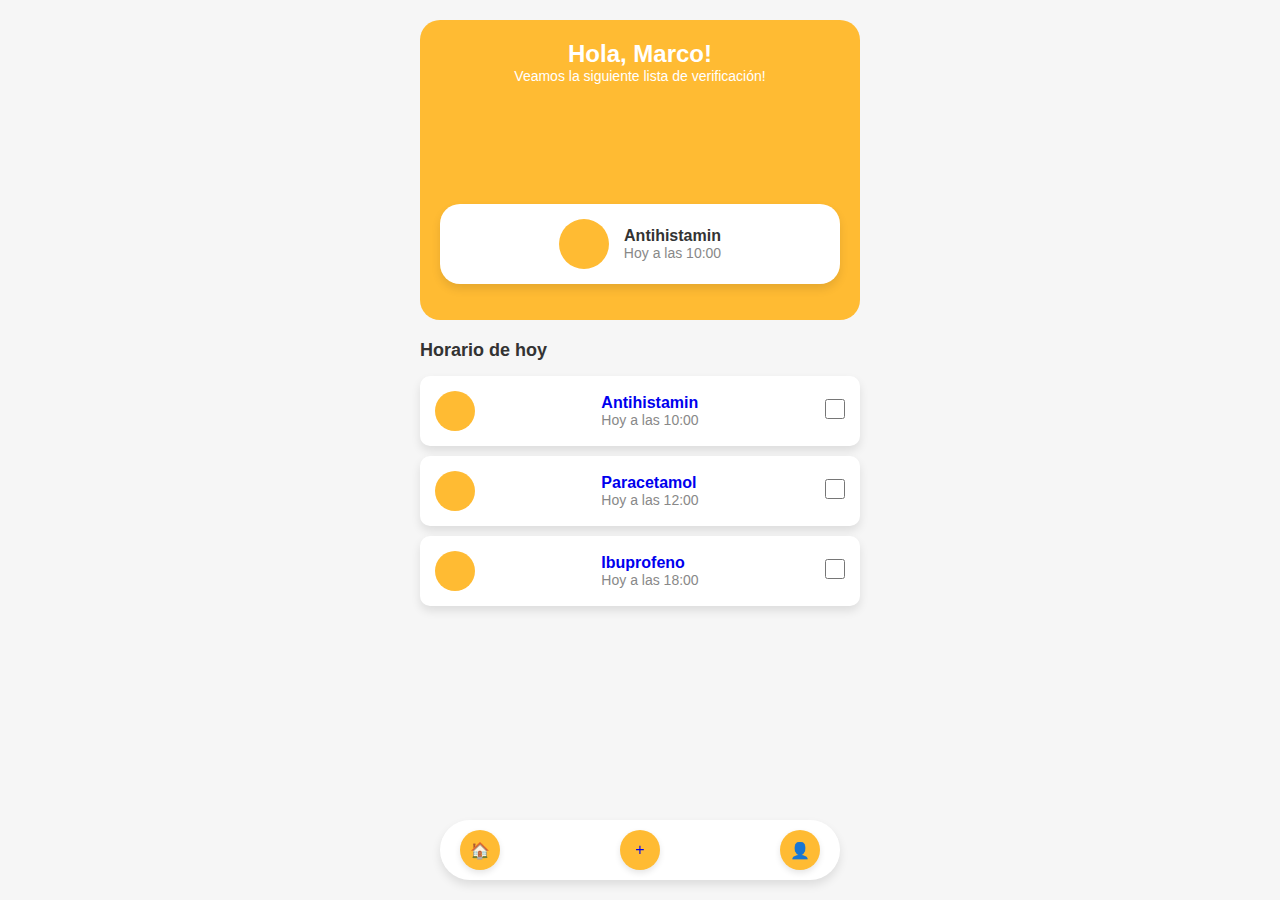
<file: pagina1.html>
<!DOCTYPE html>
<html lang="es">
<head>
    <meta charset="UTF-8">
    <meta name="viewport" content="width=device-width, initial-scale=1.0">
    <title>App de Medicamentos</title>
    <link rel="stylesheet" href="styles.css">
</head>
<body>
    <div class="contenedor">
        <header class="encabezado">
            <div class="texto">
                <h2>Hola, Marco!</h2>
                <p>Veamos la siguiente lista de verificación!</p>
            </div>
            <div class="medicamento-destacado">
                <div class="icono-medicamento">
                    
                </div>
                <div class="detalle-medicamento-destacado">
                    <h3>Antihistamin</h3>
                    <p>Hoy a las 10:00</p>
                </div>
            </div>
        </header>

        
        <section class="medicamentos-hoy">
            <h3>Horario de hoy</h3>

            
        </section>

        <nav class="barra-navegacion">
            <div class="icono">
                <a href="pagina1.html">🏠</a>
            </div>
            <div class="icono icono-mas"> 
                <a href="pagina3.html">+</a>
            </div>
            <div class="icono">
                <a href="profile.html">👤</a>
            </div>
        </nav>
    </div>

    <script src="script.js"></script>
</body>
</html>
</file>
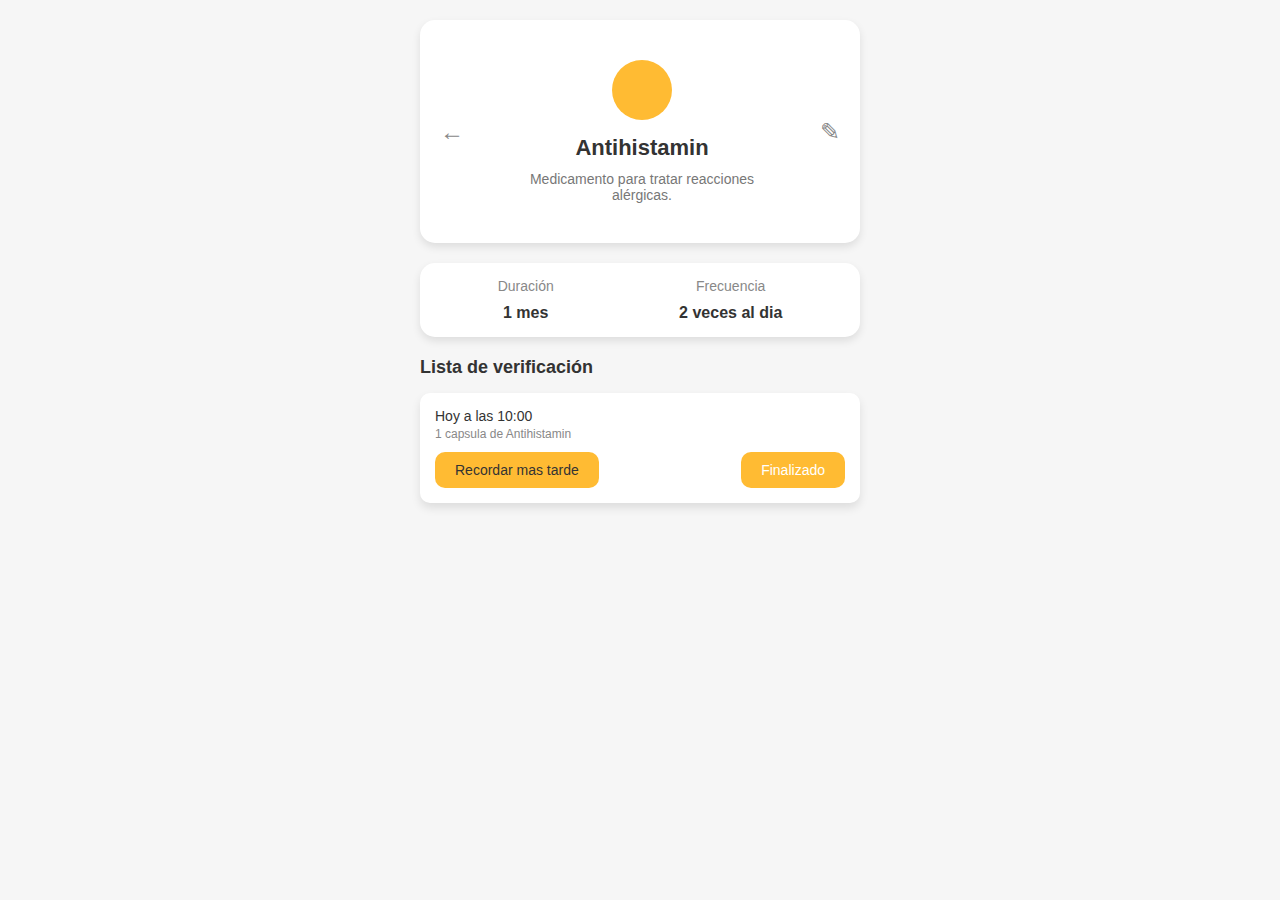
<file: pagina2.html>
<!DOCTYPE html>
<html lang="es">
<head>
    <meta charset="UTF-8">
    <meta name="viewport" content="width=device-width, initial-scale=1.0">
    <title>Detalles de Medicamento</title>
    <link rel="stylesheet" href="style.css">
</head>
<body>
    
    <div class="contenedor">
      
       <header class="encabezado-detalles">
                <a href="pagina1.html" class="btn-volver">&larr;</a>
                <div class="detalle-medicamento">
                    <div class="icono-medicamento"></div>
                    <h1>Antihistamin</h1>
                    <p>Medicamento para tratar reacciones alérgicas.</p>
                </div>
            <button class="btn-editar">&#9998;</button>
        </header>

        <section class="info-medicacion">
        <div class="info-item">
            <p>Duración</p>
            <span>1 mes</span>
        </div>
        <div class="info-item">
            <p>Frecuencia</p>
            <span>2 veces al dia</span>
        </div>
    </section>
        <section class="ceklis-selanjutnya">
            <h4>Lista de verificación</h4>
            <div class="medicamento-pendiente">
                <div class="hora-medicamento">
                    <p>Hoy a las 10:00</p>
                    <span>1 capsula de Antihistamin</span>
                </div>
                <div class="acciones-medicamento">
                    <button class="btn-recordar">Recordar mas tarde</button>
                    <button class="btn-finalizar">Finalizado</button>
                </div>
            </div>
        </section>
    </div>
</body>
</html>
</file>
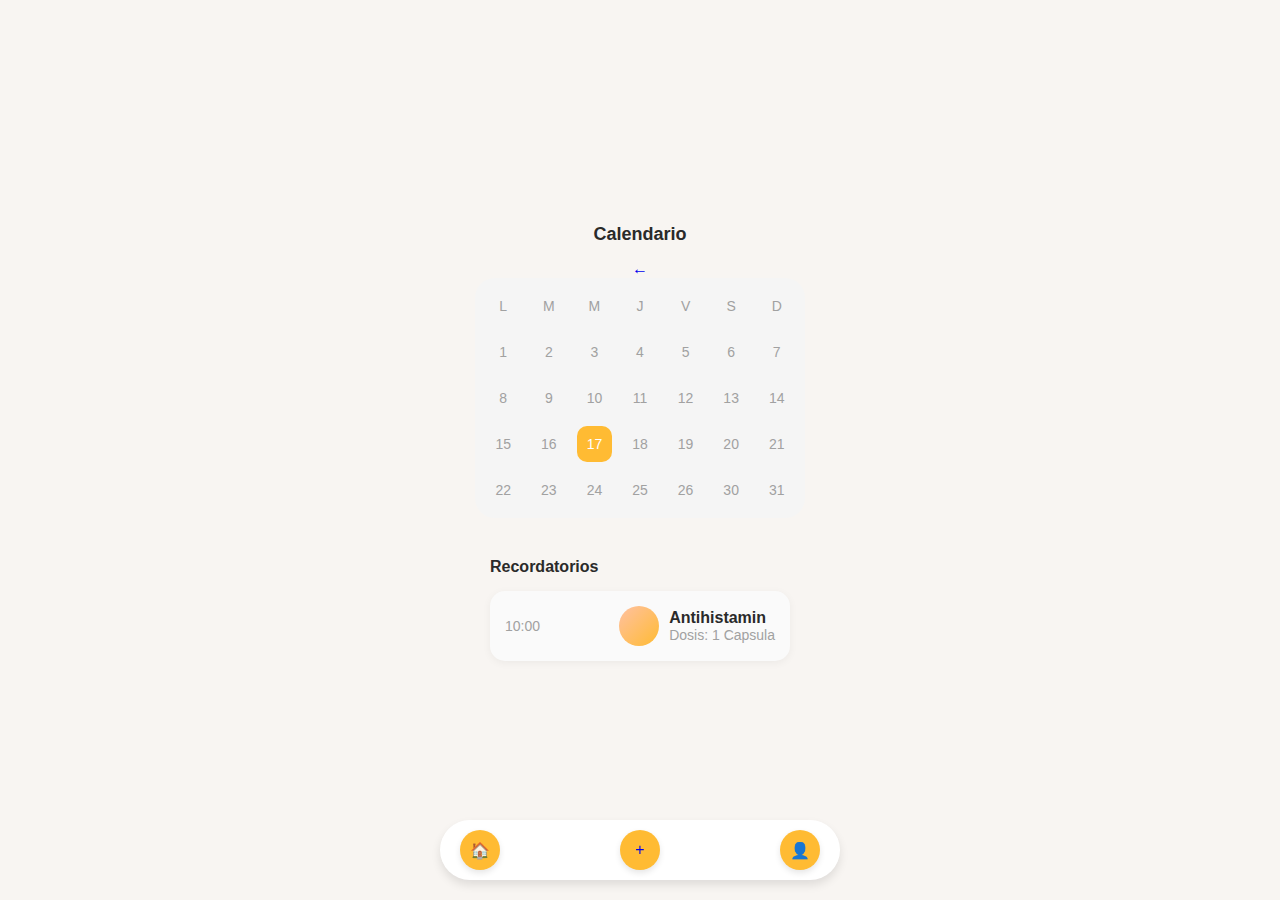
<file: pagina3.html>
<!DOCTYPE html>
<html lang="es">
<head>
    <meta charset="UTF-8">
    <meta name="viewport" content="width=device-width, initial-scale=1.0">
    <title>Calendario y Medicinas</title>
    <link rel="stylesheet" href="estilos.css">
</head>
<body>
    
        <div class="calendar-section">
            <h2>Calendario</h2>
            <a href="pagina1.html" class="btn-volver">&larr;</a>
            <div class="calendar-grid">
                <div class="day">L</div>
                <div class="day">M</div>
                <div class="day">M</div>
                <div class="day">J</div>
                <div class="day">V</div>
                <div class="day">S</div>
                <div class="day">D</div>
                <div class="date">1</div>
                <div class="date">2</div>
                <div class="date">3</div>
                <div class="date">4</div>
                <div class="date">5</div>
                <div class="date">6</div>
                <div class="date">7</div>
                <div class="date">8</div>
                <div class="date">9</div>
                <div class="date">10</div>
                <div class="date">11</div>
                <div class="date">12</div>
                <div class="date">13</div>
                <div class="date">14</div>
                <div class="date">15</div>
                <div class="date">16</div>
                <div class="date active">17</div>
                <div class="date">18</div>
                <div class="date">19</div>
                <div class="date">20</div>
                <div class="date">21</div>
                <div class="date">22</div>
                <div class="date">23</div>
                <div class="date">24</div>
                <div class="date">25</div>
                <div class="date">26</div>
                <div class="date">30</div>
                <div class="date">31</div>
            </div>
        </div>

        <div class="medicines-section">
            <h3>Recordatorios</h3>
            <div class="medicine-card">
                <div class="time">10:00</div>
                <div class="medicine-details">
                    <div class="pill-icon"></div>
                    <div class="info">
                        <p class="medicine-name">Antihistamin</p>
                        <p class="medicine-dose">Dosis: 1 Capsula</p>
                    </div>
                </div>
            </div>
        </div>

        <nav class="barra-navegacion">
            <div class="icono">
                <a href="pagina1.html">🏠</a>
            </div>
            <div class="icono icono-mas"> 
                <a href="pagina3.html">+</a>
            </div>
            <div class="icono">
                <a href="profile.html">👤</a>
            </div>
        </nav>
</body>
</html>
</file>
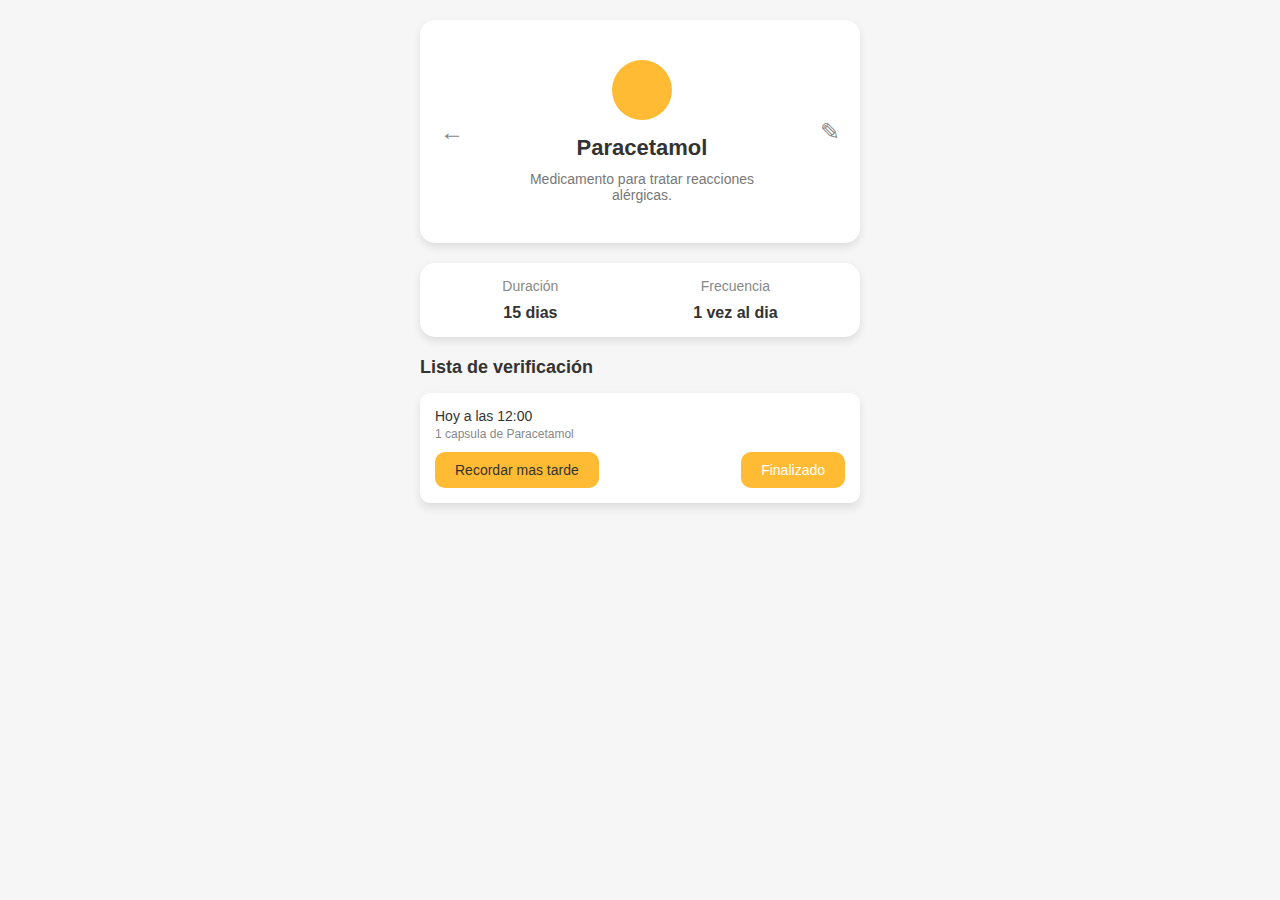
<file: pagina4.html>
<!DOCTYPE html>
<html lang="es">
<head>
    <meta charset="UTF-8">
    <meta name="viewport" content="width=device-width, initial-scale=1.0">
    <title>Detalles de Medicamento</title>
    <link rel="stylesheet" href="style.css">
</head>
<body>
    
    <div class="contenedor">
      
       <header class="encabezado-detalles">
                <a href="pagina1.html" class="btn-volver">&larr;</a>
                <div class="detalle-medicamento">
                    <div class="icono-medicamento"></div>
                    <h1>Paracetamol</h1>
                    <p>Medicamento para tratar reacciones alérgicas.</p>
                </div>
            <button class="btn-editar">&#9998;</button>
        </header>

        <section class="info-medicacion">
        <div class="info-item">
            <p>Duración</p>
            <span>15 dias</span>
        </div>
        <div class="info-item">
            <p>Frecuencia</p>
            <span>1 vez al dia</span>
        </div>
    </section>
        <section class="ceklis-selanjutnya">
            <h4>Lista de verificación</h4>
            <div class="medicamento-pendiente">
                <div class="hora-medicamento">
                    <p>Hoy a las 12:00</p>
                    <span>1 capsula de Paracetamol</span>
                </div>
                <div class="acciones-medicamento">
                    <button class="btn-recordar">Recordar mas tarde</button>
                    <button class="btn-finalizar">Finalizado</button>
                </div>
            </div>
        </section>
    </div>
</body>
</html>
</file>
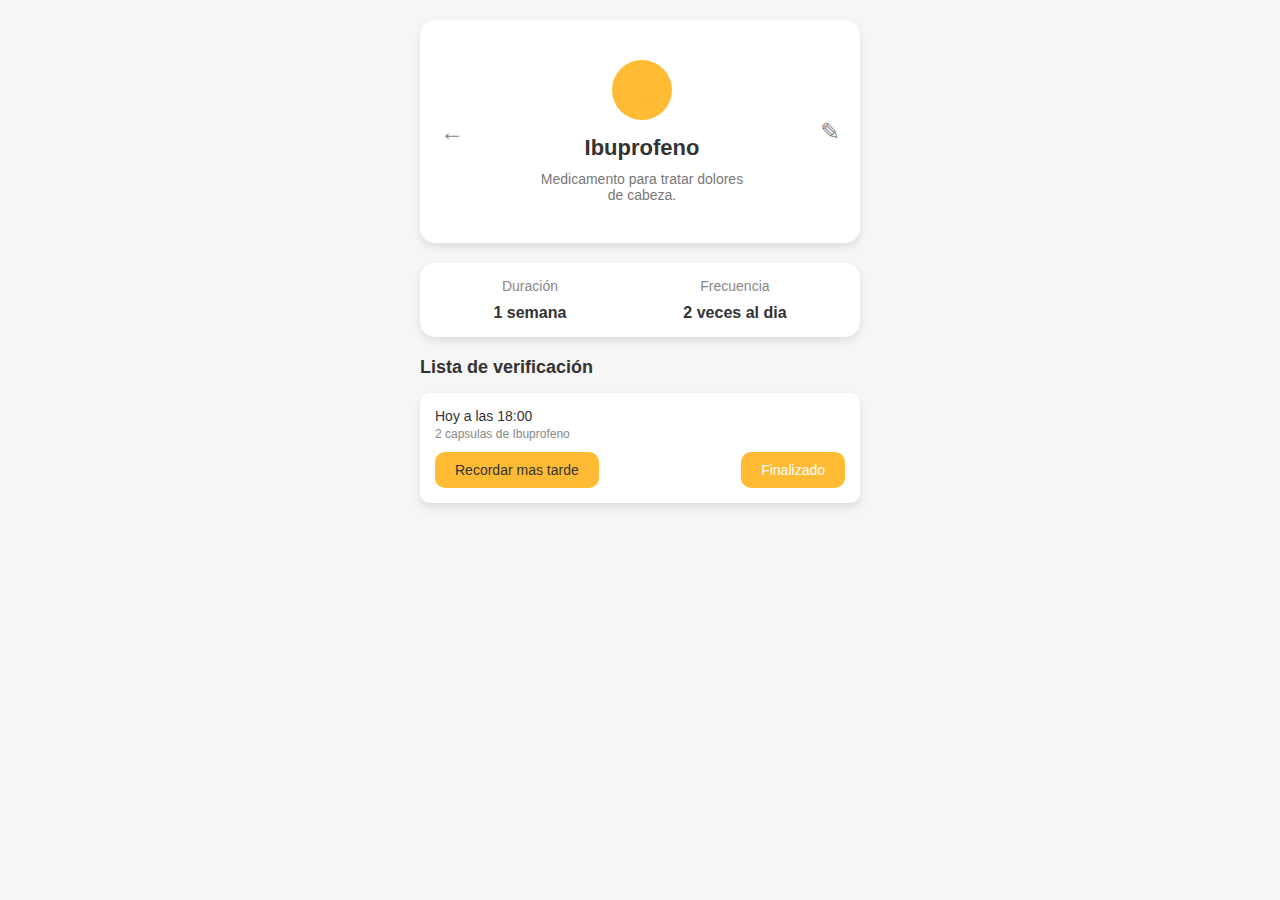
<file: pagina5.html>
<!DOCTYPE html>
<html lang="es">
<head>
    <meta charset="UTF-8">
    <meta name="viewport" content="width=device-width, initial-scale=1.0">
    <title>Detalles de Medicamento</title>
    <link rel="stylesheet" href="style.css">
</head>
<body>
    
    <div class="contenedor">
      
       <header class="encabezado-detalles">
                <a href="pagina1.html" class="btn-volver">&larr;</a>
                <div class="detalle-medicamento">
                    <div class="icono-medicamento"></div>
                    <h1>Ibuprofeno</h1>
                    <p>Medicamento para tratar dolores de cabeza.</p>
                </div>
            <button class="btn-editar">&#9998;</button>
        </header>

        <section class="info-medicacion">
        <div class="info-item">
            <p>Duración</p>
            <span>1 semana</span>
        </div>
        <div class="info-item">
            <p>Frecuencia</p>
            <span>2 veces al dia</span>
        </div>
    </section>
        <section class="ceklis-selanjutnya">
            <h4>Lista de verificación</h4>
            <div class="medicamento-pendiente">
                <div class="hora-medicamento">
                    <p>Hoy a las 18:00</p>
                    <span>2 capsulas de Ibuprofeno </span>
                </div>
                <div class="acciones-medicamento">
                    <button class="btn-recordar">Recordar mas tarde</button>
                    <button class="btn-finalizar">Finalizado</button>
                </div>
            </div>
        </section>
    </div>
</body>
</html>
</file>
<file: styles.css>
* {
    margin: 0;
    padding: 0;
    box-sizing: border-box;
    font-family: 'Arial', sans-serif;
    text-decoration: none;
}

body {
    font-family: 'Arial', sans-serif;
    background-color: #f6f6f6;
}

.contenedor {
    width: 100%;
    max-width: 480px;
    margin: 0 auto;
    padding: 20px;
    background-color: #f6f6f6;
}

.texto{
    height: auto;
    width: auto;
}


.encabezado {
    background-color: #FFBB33;
    height: 300px;
    flex-direction: column;
    padding: 20px;
    border-radius: 20px;
    text-align: center;
    margin-bottom: 20px;
}

.encabezado h2 {
    color: #fff;
    font-size: 24px;
}

.encabezado p {
    color: #fff;
    font-size: 14px;
}

.medicamento-destacado {
    display: flex;
    justify-content: center;
    align-items: center;
    background-color: #fff;
    border-radius: 20px;
    padding: 15px;
    margin-top: 120px;
    box-shadow: 0px 5px 10px rgba(0, 0, 0, 0.1);
}

.medicamento-destacado .icono-medicamento {
    width: 50px;
    height: 50px;
    background-color: #FFBB33;
    border-radius: 50%;
    margin-right: 15px;
}

.medicamento-destacado .detalle-medicamento-destacado h3 {
    margin: 0;
    font-size: 16px;
    color: #333;
}

.medicamento-destacado .detalle-medicamento-destacado p {
    margin: 0;
    font-size: 14px;
    color: #888;
}

.medicamentos-hoy h3 {
    font-size: 18px;
    color: #333;
    margin-bottom: 15px;
}

.medicamento {
    display: flex;
    align-items: center;
    justify-content: space-between;
    background-color: #fff;
    padding: 15px;
    border-radius: 10px;
    margin-bottom: 10px;
    box-shadow: 0px 5px 10px rgba(0, 0, 0, 0.1);
}

.medicamento .icono-medicamento {
    width: 40px;
    height: 40px;
    background-color: #FFBB33;
    border-radius: 50%;
}

.medicamento .detalle-medicamento h4 {
    margin: 0;
    font-size: 16px;
    color: #333;
}

.medicamento .detalle-medicamento p {
    margin: 0;
    font-size: 14px;
    color: #888;
}

.medicamento .estado-tomado {
    color: #f57f5a;
    font-size: 12px;
}

.check-tomado input[type="checkbox"] {
    width: 20px;
    height: 20px;
}

.barra-navegacion {
    display: flex;
    justify-content: space-between;
    align-items: center;
    background-color: #fff;
    padding: 10px 20px; 
    border-radius: 30px;
    box-shadow: 0px 5px 10px rgba(0, 0, 0, 0.1);
    position: fixed;
    bottom: 20px;
    left: 50%;            
    transform: translateX(-50%);
    width: 90%;           
    max-width: 400px;     
}

.barra-navegacion .icono {
    width: 40px;
    height: 40px;
    background-color: #FFBB33;
    border-radius: 50%;
    display: flex;
    justify-content: center;
    align-items: center;
    box-shadow: 0px 3px 6px rgba(0, 0, 0, 0.1); 
    transition: background-color 0.3s ease, transform 0.3s ease;
}

.barra-navegacion .icono:hover {
    background-color: #f8cbb6;
    transform: scale(1.1); 
}

.barra-navegacion .icono-mas button {
    background-color: #FFBB33;
    color: white;
    font-size: 24px;
    border: none;
    width: 60px;
    height: 60px;
    border-radius: 50%;
    cursor: pointer;
    box-shadow: 0px 5px 15px rgba(0, 0, 0, 0.2); 
    transition: background-color 0.3s ease, transform 0.3s ease;
}

.barra-navegacion .icono-mas button:hover {
    background-color: #ff6f40;
    transform: scale(1.1);
}
</file>
<file: style.css>
* {
    margin: 0;
    padding: 0;
    box-sizing: border-box;
    font-family: 'Arial', sans-serif;
    text-decoration: none;
}

.contenedor {
    width: 100%;
    max-width: 480px;
    margin: 0 auto;
    padding: 20px;
    background-color: #f6f6f6;
}


.encabezado-detalles {
    display: flex;
    justify-content: space-between;
    align-items: center;
    background-color: #f8f8f8;
    padding: 20px;
    border-radius: 20px;
    margin-bottom: 20px;
    position: relative;
    text-align: center;
}

.btn-volver, .btn-editar {
    background: none;
    border: none;
    font-size: 24px;
    color: #888;
    cursor: pointer;
}

.icono-medicamento-detalle {
    width: 60px;
    height: 60px;
    background-color: #fbe1d9;
    border-radius: 50%;
    margin-bottom: 10px;
    display: inline-block;
}

.encabezado-detalles h3 {
    font-size: 18px;
    color: #333;
}

.encabezado-detalles p {
    font-size: 14px;
    color: #888;
}

.detalles-medicacion {
    display: flex;
    justify-content: space-around;
    margin-bottom: 20px;
}

.detalles-medicacion .detalle {
    background-color: #fff;
    padding: 15px;
    border-radius: 10px;
    box-shadow: 0px 5px 10px rgba(0, 0, 0, 0.1);
    text-align: center;
}

.detalles-medicacion .detalle p {
    margin: 0;
    font-size: 14px;
    color: #888;
}

.detalles-medicacion .detalle span {
    display: block;
    margin-top: 10px;
    font-size: 16px;
    color: #333;
}

.ceklis-selanjutnya h4 {
    font-size: 18px;
    color: #333;
    margin-bottom: 15px;
}

.medicamento-pendiente {
    background-color: #fff;
    padding: 15px;
    border-radius: 10px;
    margin-bottom: 10px;
    box-shadow: 0px 5px 10px rgba(0, 0, 0, 0.1);
}

.hora-medicamento p {
    font-size: 14px;
    color: #333;
    margin: 0;
}

.hora-medicamento span {
    font-size: 12px;
    color: #888;
}

.acciones-medicamento {
    margin-top: 10px;
    display: flex;
    justify-content: space-between;
}

.btn-recordar {
    background-color: #FFBB33;
    color: #333;
    border: none;
    padding: 10px 20px;
    border-radius: 10px;
    font-size: 14px;
    cursor: pointer;
}

.btn-finalizar {
    background-color: #FFBB33;
    color: #fff;
    border: none;
    padding: 10px 20px;
    border-radius: 10px;
    font-size: 14px;
    cursor: pointer;
}

* {
    margin: 0;
    padding: 0;
    box-sizing: border-box;
}

body {
    font-family: 'Arial', sans-serif;
    background-color: #f6f6f6;
    color: #333;
    height: 100vh;
    width: 100%;
}

.contenedor {
    max-width: 480px;
    margin: 0 auto;
    padding: 20px;
    background-color: #f6f6f6;
}

.encabezado-detalles {
    display: flex;
    justify-content: space-between;
    align-items: center;
    padding: 20px;
    background-color: #fff;
    border-radius: 15px;
    box-shadow: 0 4px 8px rgba(0, 0, 0, 0.1);
    margin-bottom: 20px;
}

.btn-volver, .btn-editar {
    background: none;
    border: none;
    font-size: 24px;
    color: #888;
    cursor: pointer;
}

.detalle-medicamento {
    display: flex;
    flex-direction: column;
    align-items: center;    
    justify-content: center;
    text-align: center;
    padding: 20px;          
}

.icono-medicamento {
    width: 60px;
    height: 60px;
    background-color: #FFBB33;
    border-radius: 50%;
    margin-bottom: 15px;    
    display: flex;
    justify-content: center;
    align-items: center;
}

.detalle-medicamento h1 {
    font-size: 22px;        
    font-weight: bold;     
    margin-bottom: 10px;    
    color: #333;
}

.detalle-medicamento p {
    font-size: 14px;
    color: #777;
    max-width: 80%;     
}

.info-medicacion {
    display: flex;
    justify-content: space-around;
    background-color: #fff;
    padding: 15px;
    border-radius: 15px;
    box-shadow: 0 4px 8px rgba(0, 0, 0, 0.1);
    margin-bottom: 20px;
}

.info-item {
    text-align: center;
}

.info-item p {
    font-size: 14px;
    color: #888;
}

.info-item span {
    display: block;
    margin-top: 10px;
    font-size: 16px;
    font-weight: bold;
    color: #333;
}

.titulo-siguiente {
    font-size: 18px;
    font-weight: bold;
    color: #333;
    margin-bottom: 15px;
    text-align: left;
}
</file>
<file: estilos.css>
* {
    margin: 0;
    padding: 0;
    box-sizing: border-box;
    font-family: 'Arial', sans-serif;
    text-decoration: none;
}

body {
    background-color: #F8F5F2;
    display: flex;
    justify-content: center;
    flex-direction: column;
    align-items: center;
    height: 100vh;
}

.app-container {
    width: 350px;
    height: 100%;
    background-color: white;
    border-radius: 30px;
    padding: 20px;
    box-shadow: 0 4px 12px rgba(0, 0, 0, 0.1);
    position: relative;
}

.calendar-section {
    text-align: center;
    margin-bottom: 20px;
}

.calendar-section h2 {
    color: #2A2A2A;
    font-size: 18px;
    font-weight: bold;
    margin-bottom: 15px;
}

.calendar-grid {
    display: grid;
    grid-template-columns: repeat(7, 1fr);
    gap: 10px;
    background-color: #F5F5F5;
    border-radius: 20px;
    padding: 10px;
}

.day, .date {
    color: #A1A1A1;
    font-size: 14px;
    text-align: center;
    padding: 10px;
}

.date.active {
    background-color: #FFBB33;
    color: white;
    border-radius: 10px;
}

.medicines-section {
    margin-top: 20px;
}

.medicines-section h3 {
    font-size: 16px;
    color: #2A2A2A;
    margin-bottom: 15px;
}

.medicine-card {
    display: flex;
    width: 300px;
    align-items: center;
    justify-content: space-between;
    padding: 15px;
    background-color: #FAFAFA;
    border-radius: 15px;
    box-shadow: 0 2px 8px rgba(0, 0, 0, 0.05);
    margin-bottom: 15px;
    position: relative;
}

.time {
    font-size: 14px;
    color: #A1A1A1;
}

.medicine-details {
    display: flex;
    align-items: center;
    gap: 10px; /* Aumentamos la separación entre el ícono y el texto */
}

.pill-icon {
    width: 40px;
    height: 40px;
    background: linear-gradient(135deg, #FFC1A1, #FFBB33);
    border-radius: 50%;
}

.info {
    display: flex;
    flex-direction: column;
}

.medicine-name {
    font-size: 16px;
    font-weight: bold;
    color: #2A2A2A;
}

.medicine-dose {
    font-size: 14px;
    color: #A1A1A1;
}

.barra-navegacion {
    display: flex;
    justify-content: space-between;
    align-items: center;
    background-color: #fff;
    padding: 10px 20px; 
    border-radius: 30px;
    box-shadow: 0px 5px 10px rgba(0, 0, 0, 0.1);
    position: fixed;
    bottom: 20px;
    left: 50%;            
    transform: translateX(-50%);
    width: 90%;           
    max-width: 400px;     
}

.barra-navegacion .icono {
    width: 40px;
    height: 40px;
    background-color: #FFBB33;
    border-radius: 50%;
    display: flex;
    justify-content: center;
    align-items: center;
    box-shadow: 0px 3px 6px rgba(0, 0, 0, 0.1); 
    transition: background-color 0.3s ease, transform 0.3s ease;
}

.barra-navegacion .icono:hover {
    background-color: #FFBB33;
    transform: scale(1.1); 
}

.barra-navegacion .icono-mas button {
    background-color: #FFBB33;
    color: white;
    font-size: 24px;
    border: none;
    width: 60px;
    height: 60px;
    border-radius: 50%;
    cursor: pointer;
    box-shadow: 0px 5px 15px rgba(0, 0, 0, 0.2); 
    transition: background-color 0.3s ease, transform 0.3s ease;
}

.barra-navegacion .icono-mas button:hover {
    background-color: #ff6f40;
    transform: scale(1.1);
}


.icon {
    width: 40px;
    height: 40px;
    background-color: #EDEDED;
    border-radius: 10px;
    display: flex;
    justify-content: center;
    align-items: center;
}

.icon.add {
    background-color: #212121;
    border-radius: 50%;
    color: white;
    margin-top: 0;
}
</file>
